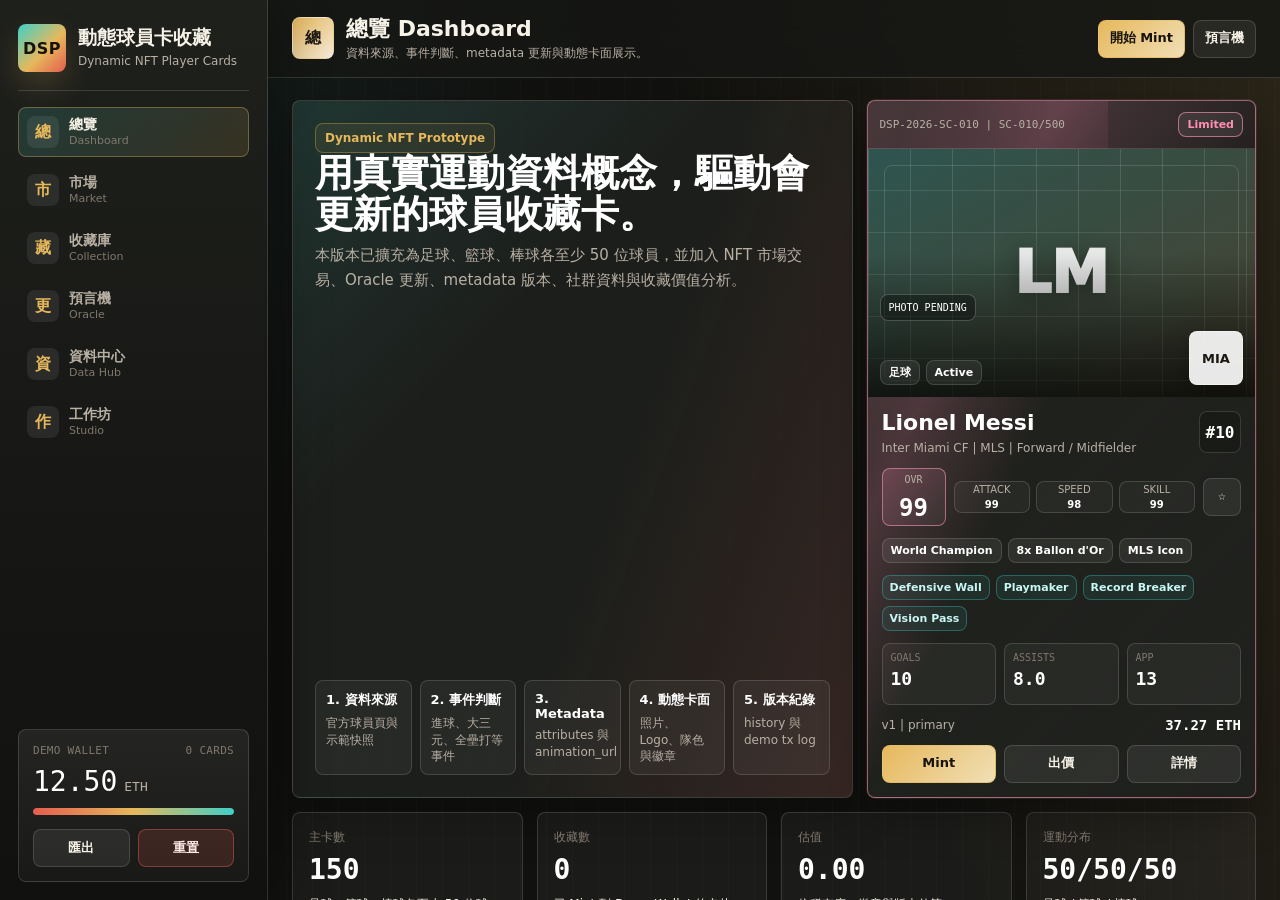
<file: index.html>
<!DOCTYPE html>
<html lang="zh-Hant">
<head>
  <meta charset="UTF-8" />
  <meta name="viewport" content="width=device-width, initial-scale=1.0" />
  <title>Dynamic Player Card Exchange v3</title>
  <link rel="stylesheet" href="./src/css/tokens.css">
  <link rel="stylesheet" href="./src/css/base.css">
  <link rel="stylesheet" href="./src/css/layout.css">
  <link rel="stylesheet" href="./src/css/components.css">
  <link rel="stylesheet" href="./src/css/cards.css">
  <link rel="stylesheet" href="./src/css/market.css">
  <link rel="stylesheet" href="./src/css/modal.css">
  <link rel="stylesheet" href="./src/css/animations.css">
  <link rel="stylesheet" href="./src/css/studio.css">
  <link rel="stylesheet" href="./src/css/responsive.css">
</head>
<body>
  <div class="app-shell">
    <aside class="sidebar">
      <div class="brand">
        <div class="brand-mark">DSP</div>
        <div>
          <h1>動態球員卡收藏</h1>
          <p>Dynamic NFT Player Cards</p>
        </div>
      </div>
      <nav class="nav" id="nav"></nav>
      <section class="wallet" aria-label="Demo Wallet">
        <div class="wallet-main">
          <div class="wallet-label"><span>DEMO WALLET</span><span id="collectionBadge">0 CARDS</span></div>
          <div class="wallet-value"><span id="walletBalance">12.50</span><small>ETH</small></div>
          <div class="meter"><span id="walletMeter"></span></div>
        </div>
        <div class="wallet-actions">
          <button class="btn" data-action="export-state" title="匯出資料">匯出</button>
          <button class="btn danger" data-action="reset-demo" title="重置 Demo">重置</button>
        </div>
      </section>
    </aside>

    <main class="main">
      <header class="topbar">
        <div class="page-title">
          <div class="page-seal" id="pageIcon">總</div>
          <div>
            <h2 id="pageTitle">總覽 Dashboard</h2>
            <p id="pageSubtitle">資料來源、事件判斷、metadata 更新與動態卡面展示。</p>
          </div>
        </div>
        <div class="top-actions" id="topActions"></div>
      </header>

      <div class="view-wrap">
        <section class="view active" id="view-dashboard"></section>
        <section class="view" id="view-market"></section>
        <section class="view" id="view-collection"></section>
        <section class="view" id="view-oracle"></section>
        <section class="view" id="view-datahub"></section>
        <section class="view" id="view-studio"></section>
      </div>
    </main>
  </div>

  <div class="modal" id="detailModal" role="dialog" aria-modal="true" aria-labelledby="modalTitle">
    <div class="modal-panel">
      <div class="modal-head">
        <h3 id="modalTitle">Card Detail</h3>
        <button class="icon-btn" data-action="close-modal" aria-label="關閉">X</button>
      </div>
      <div class="modal-body" id="modalBody"></div>
    </div>
  </div>

  <div class="toast" id="toast" role="status" aria-live="polite">
    <div class="toast-inner">
      <div class="toast-icon" id="toastIcon">OK</div>
      <div>
        <strong id="toastTitle">通知</strong>
        <span id="toastMsg">Message</span>
      </div>
    </div>
  </div>

  <script src="./src/js/utils.js"></script>
  <script src="./src/data/licenseNotes.js"></script>
  <script src="./src/data/sportsConfig.js"></script>
  <script src="./src/data/rarityConfig.js"></script>
  <script src="./src/js/config.js"></script>
  <script src="./src/data/playerSocialLinks.js"></script>
  <script src="./src/data/mlbPlayerIds.js"></script>
  <script src="./src/data/teamLogos.js"></script>
  <script src="./src/data/players.soccer.top100.js"></script>
  <script src="./src/data/players.basketball.top100.js"></script>
  <script src="./src/data/players.baseball.top100.js"></script>
  <script src="./src/data/marketSeeds.js"></script>
  <script src="./src/data/players.featured.js"></script>
  <script src="./src/data/playerProfiles.localized.js"></script>
  <script src="./src/data/animationPresets.js"></script>
  <script src="./src/js/imageResolver.js"></script>
  <script src="./src/js/i18n.js"></script>
  <script src="./src/js/animations.js"></script>
  <script src="./src/js/marketSimulator.js"></script>
  <script src="./src/js/store.js"></script>
  <script src="./src/js/valueModel.js"></script>
  <script src="./src/js/metadata.js"></script>
  <script src="./src/js/oracle.js"></script>
  <script src="./src/js/priceHistory.js"></script>
  <script src="./src/js/actions.js"></script>
  <script src="./src/js/ui/renderApp.js"></script>
  <script src="./src/js/ui/renderDashboard.js"></script>
  <script src="./src/js/ui/renderMarket.js"></script>
  <script src="./src/js/ui/renderCollection.js"></script>
  <script src="./src/js/ui/renderOracle.js"></script>
  <script src="./src/js/ui/renderDataHub.js"></script>
  <script src="./src/js/ui/renderStudio.js"></script>
  <script src="./src/js/ui/renderCard.js"></script>
  <script src="./src/js/ui/renderModal.js"></script>
  <script src="./src/js/studio.js"></script>
  <script src="./src/js/ui/renderToast.js"></script>
  <script src="./src/js/main.js"></script>
</body>
</html>
</file>
<file: src/css/tokens.css>
:root{
      --bg:#11110f;
      --bg-soft:#171815;
      --surface:#1f211d;
      --surface-2:#282a25;
      --surface-3:#303329;
      --ink:#f7f2e8;
      --muted:#b9b0a4;
      --dim:#80786d;
      --line:rgba(247,242,232,.15);
      --line-strong:rgba(247,242,232,.26);
      --gold:#e6b85c;
      --teal:#3fd0c9;
      --red:#e55d4f;
      --green:#78c66d;
      --blue:#6aa7ff;
      --violet:#b590ff;
      --paper:#f4ead9;
      --paper-ink:#201b15;
      --shadow:0 18px 46px rgba(0,0,0,.32);
      --radius:8px;
      --font-sans:"Noto Sans TC","Microsoft JhengHei","PingFang TC",system-ui,sans-serif;
      --font-mono:"Cascadia Code","SFMono-Regular",Consolas,monospace;
    }
</file>
<file: src/css/base.css>
*{box-sizing:border-box}
    html,body{height:100%}
    html{overflow-x:hidden}
    body{
      margin:0;
      color:var(--ink);
      background:
        linear-gradient(120deg, rgba(63,208,201,.11), transparent 34%),
        linear-gradient(250deg, rgba(230,184,92,.12), transparent 40%),
        repeating-linear-gradient(90deg, rgba(255,255,255,.018) 0 1px, transparent 1px 26px),
        var(--bg);
      font-family:var(--font-sans);
      overflow:hidden;
      overflow-x:hidden;
    }

    button,input,select,textarea{font:inherit}
    button{cursor:pointer}
    button:disabled{cursor:not-allowed;opacity:.55}
    a{color:inherit}
    img{display:block;max-width:100%}
</file>
<file: src/css/layout.css>
.app-shell{
      height:100vh;
      width:100%;
      max-width:100%;
      display:grid;
      grid-template-columns:268px minmax(0,1fr);
      isolation:isolate;
    }

    .sidebar{
      display:flex;
      flex-direction:column;
      min-height:0;
      min-width:0;
      padding:18px;
      background:
        linear-gradient(180deg, rgba(31,33,29,.98), rgba(17,17,15,.98)),
        repeating-linear-gradient(0deg, transparent 0 14px, rgba(255,255,255,.025) 14px 15px);
      border-right:1px solid var(--line);
      box-shadow:16px 0 44px rgba(0,0,0,.25);
      z-index:2;
    }

    .brand{
      display:grid;
      grid-template-columns:48px minmax(0,1fr);
      gap:12px;
      align-items:center;
      padding:6px 0 18px;
      border-bottom:1px solid var(--line);
    }

    .brand-mark{
      width:48px;
      height:48px;
      display:grid;
      place-items:center;
      border-radius:8px;
      color:#16120c;
      font-weight:900;
      letter-spacing:.5px;
      background:linear-gradient(135deg,var(--teal),var(--gold) 56%,var(--red));
      box-shadow:0 14px 30px rgba(230,184,92,.18);
    }

    .brand h1{
      margin:0;
      font-size:19px;
      line-height:1.15;
      letter-spacing:0;
    }
    .brand p{
      margin:4px 0 0;
      color:var(--muted);
      font-size:12px;
      line-height:1.35;
    }

    .nav{
      display:flex;
      flex-direction:column;
      gap:8px;
      min-width:0;
      padding:16px 0;
      overflow:auto;
    }

    .nav-btn{
      display:grid;
      grid-template-columns:32px minmax(0,1fr);
      align-items:center;
      gap:10px;
      width:100%;
      min-height:48px;
      color:var(--muted);
      background:transparent;
      border:1px solid transparent;
      border-radius:8px;
      padding:8px;
      text-align:left;
      transition:background .18s ease,border-color .18s ease,color .18s ease,transform .18s ease;
    }
    .nav-btn:hover{background:rgba(255,255,255,.055);color:var(--ink);transform:translateX(2px)}
    .nav-btn.active{
      color:var(--ink);
      background:linear-gradient(135deg, rgba(63,208,201,.16), rgba(230,184,92,.13));
      border-color:rgba(230,184,92,.36);
    }
    .nav-ico{
      width:32px;
      height:32px;
      display:grid;
      place-items:center;
      border-radius:8px;
      background:rgba(255,255,255,.08);
      color:var(--gold);
      font-weight:850;
    }
    .nav-btn strong{
      display:block;
      font-size:14px;
      line-height:1.1;
      overflow:hidden;
      text-overflow:ellipsis;
      white-space:nowrap;
    }
    .nav-btn small{
      display:block;
      margin-top:3px;
      color:var(--dim);
      font-size:11px;
      line-height:1.1;
    }

    .wallet{
      margin-top:auto;
      border:1px solid var(--line);
      border-radius:8px;
      background:linear-gradient(180deg, rgba(255,255,255,.075), rgba(255,255,255,.035));
      overflow:hidden;
    }
    .wallet-main{padding:14px}
    .wallet-label{
      display:flex;
      justify-content:space-between;
      gap:10px;
      color:var(--dim);
      font-family:var(--font-mono);
      font-size:11px;
      letter-spacing:.3px;
    }
    .wallet-value{
      display:flex;
      align-items:baseline;
      gap:7px;
      margin:8px 0 10px;
      font-family:var(--font-mono);
      font-size:28px;
      color:#fff;
    }
    .wallet-value small{font-size:13px;color:var(--muted)}
    .meter{
      height:7px;
      border-radius:999px;
      background:rgba(255,255,255,.12);
      overflow:hidden;
    }
    .meter span{
      display:block;
      height:100%;
      border-radius:999px;
      background:linear-gradient(90deg,var(--red),var(--gold),var(--teal));
    }
    .wallet-actions{
      display:grid;
      grid-template-columns:1fr 1fr;
      gap:8px;
      padding:0 14px 14px;
    }

    .main{
      display:flex;
      min-width:0;
      min-height:0;
      flex-direction:column;
    }

    .topbar{
      display:grid;
      grid-template-columns:minmax(0,1fr) auto;
      gap:18px;
      align-items:center;
      min-height:78px;
      padding:14px 24px;
      border-bottom:1px solid var(--line);
      background:rgba(23,24,21,.78);
      backdrop-filter:blur(16px);
      z-index:1;
    }
    .page-title{
      display:grid;
      grid-template-columns:42px minmax(0,1fr);
      gap:12px;
      align-items:center;
      min-width:0;
    }
    .page-seal{
      width:42px;
      height:42px;
      display:grid;
      place-items:center;
      border-radius:8px;
      color:var(--paper-ink);
      font-weight:900;
      background:linear-gradient(135deg,var(--gold),var(--paper));
      border:1px solid rgba(255,255,255,.18);
    }
    .page-title h2{
      margin:0;
      font-size:22px;
      line-height:1.16;
      letter-spacing:0;
      overflow:hidden;
      text-overflow:ellipsis;
      white-space:nowrap;
    }
    .page-title p{
      margin:4px 0 0;
      color:var(--muted);
      font-size:12px;
      line-height:1.35;
      overflow:hidden;
      text-overflow:ellipsis;
      white-space:nowrap;
    }

    .top-actions{
      display:flex;
      align-items:center;
      justify-content:flex-end;
      gap:8px;
      flex-wrap:wrap;
      min-width:0;
    }

    .view-wrap{
      flex:1;
      min-height:0;
      overflow:auto;
      padding:22px 24px 30px;
      width:100%;
      max-width:1760px;
      margin:0 auto;
    }
    .view{display:none}
    .view.active{display:block;animation:fadeIn .22s ease both}

    .grid{display:grid;gap:14px}
    .cols-2{grid-template-columns:repeat(2,minmax(0,1fr))}
    .cols-3{grid-template-columns:repeat(3,minmax(0,1fr))}
    .cols-4{grid-template-columns:repeat(4,minmax(0,1fr))}
    .align-start{align-items:start}
    .mt-14{margin-top:14px}
    .mt-18{margin-top:18px}
    .mb-0{margin-bottom:0}
</file>
<file: src/css/components.css>
.panel{
      border:1px solid var(--line);
      border-radius:8px;
      background:rgba(31,33,29,.88);
      box-shadow:var(--shadow);
    }
    .panel-pad{padding:18px}
    .panel h3,.panel h4{margin:0;color:#fff;letter-spacing:0}
    .panel h3{font-size:20px;line-height:1.2}
    .panel h4{font-size:15px;line-height:1.25}
    .panel p{margin:8px 0 0;color:var(--muted);font-size:13px;line-height:1.65}

    .hero-grid{
      display:grid;
      grid-template-columns:minmax(0,1.18fr) minmax(310px,.82fr);
      gap:14px;
      align-items:stretch;
    }
    .brief{
      display:grid;
      gap:18px;
      align-content:space-between;
      min-height:420px;
      padding:22px;
      background:
        linear-gradient(135deg, rgba(63,208,201,.13), transparent 34%),
        linear-gradient(290deg, rgba(229,93,79,.13), transparent 44%),
        rgba(31,33,29,.9);
    }
    .brief-kicker{
      display:inline-flex;
      width:max-content;
      max-width:100%;
      gap:8px;
      align-items:center;
      border:1px solid rgba(230,184,92,.34);
      border-radius:8px;
      padding:7px 9px;
      color:var(--gold);
      background:rgba(230,184,92,.08);
      font-size:12px;
      font-weight:800;
    }
    .brief h2{
      margin:0;
      max-width:780px;
      font-size:38px;
      line-height:1.08;
      letter-spacing:0;
      color:#fff;
    }
    .brief p{
      max-width:780px;
      font-size:15px;
    }
    .pipeline{
      display:grid;
      grid-template-columns:repeat(5,minmax(0,1fr));
      gap:8px;
    }
    .pipe-step{
      min-height:84px;
      padding:10px;
      border:1px solid var(--line);
      border-radius:8px;
      background:rgba(255,255,255,.05);
    }
    .pipe-step b{display:block;color:#fff;font-size:13px}
    .pipe-step span{display:block;margin-top:6px;color:var(--muted);font-size:12px;line-height:1.35}

    .stat-tile{
      min-height:118px;
      padding:16px;
      border:1px solid var(--line);
      border-radius:8px;
      background:rgba(255,255,255,.045);
    }
    .stat-tile span{display:block;color:var(--dim);font-size:12px}
    .stat-tile strong{
      display:block;
      margin-top:10px;
      color:#fff;
      font-family:var(--font-mono);
      font-size:28px;
      line-height:1;
      overflow-wrap:anywhere;
    }
    .stat-tile p{font-size:12px}

    .btn,.icon-btn,.field,.select,.search{
      min-height:38px;
      border:1px solid var(--line);
      border-radius:8px;
      background:rgba(255,255,255,.07);
      color:var(--ink);
      outline:none;
    }
    .btn,.icon-btn{
      display:inline-flex;
      align-items:center;
      justify-content:center;
      gap:7px;
      padding:8px 11px;
      font-size:13px;
      font-weight:800;
      line-height:1.15;
      transition:background .18s ease,border-color .18s ease,transform .18s ease,filter .18s ease;
    }
    .btn:hover,.icon-btn:hover{background:rgba(255,255,255,.12);border-color:var(--line-strong);transform:translateY(-1px)}
    .btn.primary{
      color:#16120c;
      border-color:rgba(230,184,92,.58);
      background:linear-gradient(135deg,var(--gold),#f1dfb6);
    }
    .btn.teal{
      color:#071312;
      border-color:rgba(63,208,201,.56);
      background:linear-gradient(135deg,var(--teal),#c9f1ef);
    }
    .btn.danger{
      color:#ffe9e6;
      border-color:rgba(229,93,79,.44);
      background:rgba(229,93,79,.16);
    }
    .icon-btn{
      width:38px;
      padding:0;
      font-family:var(--font-mono);
    }
    .field,.select,.search{
      width:100%;
      padding:8px 10px;
      font-size:13px;
      background:rgba(255,255,255,.08);
    }
    .field:focus,.select:focus,.search:focus{border-color:rgba(63,208,201,.72);box-shadow:0 0 0 3px rgba(63,208,201,.12)}
    .search{min-width:220px}
    .select{min-width:150px}

    .section-head{
      display:flex;
      justify-content:space-between;
      align-items:flex-end;
      gap:14px;
      margin-bottom:14px;
    }
    .section-head h3{margin:0;color:#fff;font-size:22px}
    .section-head p{max-width:760px;margin:6px 0 0;color:var(--muted);font-size:13px;line-height:1.6}
    .section-actions{display:flex;flex-wrap:wrap;gap:8px;justify-content:flex-end}

    .oracle-layout{
      display:grid;
      grid-template-columns:minmax(280px,370px) minmax(0,1fr);
      gap:14px;
      align-items:start;
    }
    .event-grid{
      display:grid;
      grid-template-columns:repeat(auto-fit,minmax(190px,1fr));
      gap:10px;
    }
    .event-btn{
      justify-content:flex-start;
      min-height:78px;
      padding:12px;
      text-align:left;
      background:rgba(255,255,255,.055);
    }
    .event-btn .event-icon{
      width:34px;
      height:34px;
      display:grid;
      place-items:center;
      flex:0 0 auto;
      border-radius:8px;
      background:rgba(230,184,92,.14);
      color:var(--gold);
      font-weight:900;
    }
    .event-btn strong{display:block;color:#fff;font-size:13px}
    .event-btn span{display:block;margin-top:5px;color:var(--muted);font-size:12px;line-height:1.35}

    .json-box{
      max-height:460px;
      overflow:auto;
      margin:0;
      padding:14px;
      border:1px solid var(--line);
      border-radius:8px;
      background:#0c0d0b;
      color:#d8f7e4;
      font-family:var(--font-mono);
      font-size:12px;
      line-height:1.55;
      white-space:pre-wrap;
      overflow-wrap:anywhere;
    }
    .timeline{
      display:grid;
      gap:8px;
      max-height:360px;
      overflow:auto;
      padding-right:4px;
    }
    .log-line{
      border:1px solid var(--line);
      border-radius:8px;
      padding:10px;
      background:rgba(255,255,255,.045);
      color:var(--muted);
      font-size:12px;
      line-height:1.5;
    }
    .log-line b{display:block;color:#fff;margin-bottom:3px}

    table{
      width:100%;
      border-collapse:collapse;
      overflow:hidden;
      border-radius:8px;
      font-size:13px;
    }
    th,td{
      padding:10px;
      border-bottom:1px solid var(--line);
      vertical-align:top;
      text-align:left;
      line-height:1.5;
    }
    th{color:#fff;background:rgba(255,255,255,.06)}
    td{color:var(--muted)}
    tr:last-child td{border-bottom:0}


    .empty{
      display:grid;
      place-items:center;
      min-height:260px;
      border:1px dashed var(--line-strong);
      border-radius:8px;
      color:var(--muted);
      text-align:center;
      padding:20px;
      background:rgba(255,255,255,.035);
    }
    .empty strong{display:block;color:#fff;font-size:18px;margin-bottom:8px}

    .toast{
      position:fixed;
      right:20px;
      bottom:20px;
      z-index:12;
      width:min(360px,calc(100vw - 40px));
      display:none;
      border:1px solid var(--line-strong);
      border-radius:8px;
      background:rgba(31,33,29,.96);
      box-shadow:0 18px 48px rgba(0,0,0,.42);
      overflow:hidden;
    }
    .toast.show{display:block;animation:fadeIn .18s ease both}
    .toast-inner{
      display:grid;
      grid-template-columns:36px minmax(0,1fr);
      gap:10px;
      padding:12px;
      align-items:center;
    }
    .toast-icon{
      width:36px;
      height:36px;
      display:grid;
      place-items:center;
      border-radius:8px;
      color:#15110c;
      background:linear-gradient(135deg,var(--gold),var(--teal));
      font-weight:900;
    }
    .toast strong{display:block;color:#fff;font-size:13px}
    .toast span{display:block;margin-top:3px;color:var(--muted);font-size:12px;line-height:1.45}

    .achievement-grid{display:grid;grid-template-columns:repeat(auto-fit,minmax(150px,1fr));gap:8px}
    .achievement{
      border:1px solid var(--line);
      border-radius:8px;
      padding:10px;
      background:rgba(255,255,255,.04);
      min-height:72px;
    }
    .achievement.done{border-color:rgba(230,184,92,.45);background:rgba(230,184,92,.09)}
    .achievement b{display:block;color:#fff;font-size:13px}
    .achievement span{display:block;margin-top:5px;color:var(--muted);font-size:12px;line-height:1.35}
</file>
<file: src/css/cards.css>
.card-grid{
      display:grid;
      grid-template-columns:repeat(auto-fill,minmax(270px,1fr));
      gap:14px;
    }

    .player-card{
      position:relative;
      min-width:0;
      overflow:hidden;
      border:1px solid var(--line);
      border:1px solid color-mix(in srgb, var(--rarity-color, var(--line-strong)) 45%, var(--line));
      border-radius:8px;
      background:var(--surface);
      background:
        linear-gradient(145deg, color-mix(in srgb, var(--team-a, #3fd0c9) 18%, transparent), transparent 38%),
        linear-gradient(315deg, color-mix(in srgb, var(--team-b, #e6b85c) 16%, transparent), transparent 48%),
        var(--surface);
      box-shadow:0 18px 44px rgba(0,0,0,.28);
      transition:transform .18s ease,border-color .18s ease,box-shadow .18s ease;
    }
    .player-card:hover{
      transform:translateY(-2px);
      border-color:var(--rarity-color, var(--gold));
      border-color:color-mix(in srgb, var(--rarity-color, var(--gold)) 65%, white 5%);
      box-shadow:0 22px 54px rgba(0,0,0,.36);
    }

    .card-topline{
      display:flex;
      justify-content:space-between;
      gap:10px;
      align-items:center;
      padding:11px 12px;
      min-height:46px;
      border-bottom:1px solid var(--line);
      background:rgba(0,0,0,.16);
    }
    .serial{
      color:var(--muted);
      font-family:var(--font-mono);
      font-size:11px;
      overflow:hidden;
      text-overflow:ellipsis;
      white-space:nowrap;
    }
    .rarity-pill,.status-pill,.badge,.source-pill{
      display:inline-flex;
      align-items:center;
      min-height:25px;
      max-width:100%;
      border:1px solid var(--line);
      border-radius:8px;
      padding:4px 8px;
      color:#fff;
      background:rgba(255,255,255,.07);
      font-size:11px;
      font-weight:800;
      line-height:1.2;
      overflow-wrap:anywhere;
    }
    .rarity-pill{border-color:var(--rarity-color,var(--gold));border-color:color-mix(in srgb, var(--rarity-color, var(--gold)) 55%, var(--line));color:var(--rarity-color,var(--gold))}
    .status-pill.warning{border-color:rgba(229,93,79,.48);color:#ffb1a8;background:rgba(229,93,79,.11)}
    .status-pill.special{border-color:rgba(120,198,109,.48);color:#bdf5b7;background:rgba(120,198,109,.11)}

    .media-frame{
      position:relative;
      height:248px;
      overflow:hidden;
      background:linear-gradient(150deg, rgba(63,208,201,.24), rgba(230,184,92,.18)), var(--surface-2);
      background:
        linear-gradient(150deg, color-mix(in srgb, var(--team-a,#3fd0c9) 42%, #20221e), color-mix(in srgb, var(--team-b,#e6b85c) 34%, #11110f)),
        var(--surface-2);
    }
    .media-frame::after{
      content:"";
      position:absolute;
      inset:auto 0 0 0;
      height:58%;
      background:linear-gradient(180deg, transparent, rgba(0,0,0,.72));
      pointer-events:none;
    }
    .media-frame img.player-img{
      width:100%;
      height:100%;
      object-fit:cover;
      object-position:center top;
      filter:saturate(1.08) contrast(1.03);
    }
    .media-frame.is-fallback img.player-img{display:none}
    .media-frame.is-fallback::before{
      content:"";
      position:absolute;
      inset:16px;
      border:1px solid rgba(255,255,255,.18);
      border-radius:8px;
      opacity:.75;
      pointer-events:none;
    }
    .media-soccer.is-fallback{
      background:
        linear-gradient(90deg, rgba(255,255,255,.12) 1px, transparent 1px),
        linear-gradient(0deg, rgba(255,255,255,.10) 1px, transparent 1px),
        linear-gradient(150deg, rgba(63,208,201,.26), rgba(230,184,92,.16)),
        var(--surface-2);
      background-size:42px 42px,42px 42px,auto,auto;
    }
    .media-basketball.is-fallback{
      background:
        radial-gradient(circle at 50% 50%, transparent 0 31%, rgba(255,255,255,.18) 32% 33%, transparent 34%),
        linear-gradient(90deg, transparent 49%, rgba(255,255,255,.14) 50%, transparent 51%),
        linear-gradient(150deg, rgba(230,184,92,.28), rgba(229,93,79,.18)),
        var(--surface-2);
    }
    .media-baseball.is-fallback{
      background:
        radial-gradient(circle at 20% 48%, transparent 0 34%, rgba(255,255,255,.18) 35% 36%, transparent 37%),
        radial-gradient(circle at 80% 52%, transparent 0 34%, rgba(255,255,255,.18) 35% 36%, transparent 37%),
        repeating-linear-gradient(58deg, transparent 0 18px, rgba(229,93,79,.22) 18px 20px, transparent 20px 30px),
        linear-gradient(150deg, rgba(229,93,79,.25), rgba(230,184,92,.17)),
        var(--surface-2);
    }
    .fallback-initials{
      position:absolute;
      inset:0;
      display:grid;
      place-items:center;
      color:rgba(255,255,255,.88);
      font-weight:950;
      font-size:58px;
      letter-spacing:0;
      text-shadow:0 4px 22px rgba(0,0,0,.36);
    }
    .media-frame:not(.is-fallback) .fallback-initials{display:none}
    .fallback-note{
      position:absolute;
      left:12px;
      bottom:76px;
      z-index:2;
      max-width:calc(100% - 92px);
      display:none;
      border:1px solid rgba(255,255,255,.22);
      border-radius:8px;
      padding:6px 8px;
      background:rgba(0,0,0,.34);
      color:#fff;
      font-family:var(--font-mono);
      font-size:10px;
      line-height:1.35;
      overflow-wrap:anywhere;
    }
    .media-frame.is-fallback .fallback-note{display:block}
    .team-logo{
      position:absolute;
      right:12px;
      bottom:12px;
      width:54px;
      height:54px;
      z-index:2;
      display:grid;
      place-items:center;
      border:1px solid rgba(255,255,255,.38);
      border-radius:8px;
      background:rgba(255,255,255,.9);
      box-shadow:0 10px 26px rgba(0,0,0,.28);
      overflow:hidden;
    }
    .team-logo img{
      width:42px;
      height:42px;
      object-fit:contain;
    }
    .team-logo.logo-failed::before{
      content:attr(data-code);
      color:#1c1710;
      font-weight:900;
      font-size:13px;
    }
    .media-label{
      position:absolute;
      left:12px;
      bottom:12px;
      z-index:2;
      display:flex;
      flex-wrap:wrap;
      gap:6px;
      max-width:calc(100% - 82px);
    }

    .card-body{
      display:grid;
      gap:12px;
      padding:14px;
    }
    .name-row{
      display:grid;
      grid-template-columns:minmax(0,1fr) auto;
      align-items:start;
      gap:10px;
    }
    .player-name{
      margin:0;
      color:#fff;
      font-size:22px;
      line-height:1.08;
      letter-spacing:0;
      overflow-wrap:anywhere;
    }
    .team-line{
      margin:5px 0 0;
      color:var(--muted);
      font-size:12px;
      line-height:1.35;
    }
    .number-chip{
      min-width:42px;
      height:42px;
      display:grid;
      place-items:center;
      border:1px solid var(--line);
      border-radius:8px;
      color:#fff;
      background:rgba(0,0,0,.18);
      font-family:var(--font-mono);
      font-weight:900;
    }
    .badge-row{display:flex;flex-wrap:wrap;gap:6px}
    .stats{
      display:grid;
      grid-template-columns:repeat(3,minmax(0,1fr));
      gap:8px;
    }
    .stat-box{
      min-height:62px;
      border:1px solid var(--line);
      border-radius:8px;
      padding:8px;
      background:rgba(255,255,255,.045);
    }
    .stat-box span{
      display:block;
      color:var(--dim);
      font-size:10px;
      font-family:var(--font-mono);
      line-height:1.1;
      text-transform:uppercase;
    }
    .stat-box b{
      display:block;
      margin-top:7px;
      color:#fff;
      font-size:18px;
      line-height:1;
      font-family:var(--font-mono);
      overflow-wrap:anywhere;
    }
    .value-row{
      display:flex;
      justify-content:space-between;
      gap:10px;
      align-items:center;
      color:var(--muted);
      font-size:12px;
    }
    .value-row b{
      color:#fff;
      font-family:var(--font-mono);
      font-size:14px;
    }
    .card-actions{
      display:grid;
      grid-template-columns:1fr 1fr;
      gap:8px;
    }
    .card-actions.three{grid-template-columns:1fr 1fr 1fr}

    .ability-head{
      display:grid;
      grid-template-columns:64px minmax(0,1fr) 38px;
      gap:8px;
      align-items:center;
    }
    .ovr{
      min-height:58px;
      border:1px solid var(--line);
      border:1px solid color-mix(in srgb, var(--rarity-color, var(--gold)) 48%, var(--line));
      border-radius:8px;
      display:grid;
      place-items:center;
      background:rgba(255,255,255,.045);
      background:linear-gradient(135deg, color-mix(in srgb, var(--rarity-color, var(--gold)) 18%, transparent), rgba(255,255,255,.045));
    }
    .ovr span{font-size:10px;color:var(--muted);font-family:var(--font-mono)}
    .ovr b{font-size:24px;line-height:1;color:#fff;font-family:var(--font-mono)}
    .ability-mini{
      display:grid;
      grid-template-columns:repeat(3,minmax(0,1fr));
      gap:6px;
    }
    .ability-mini span{
      min-height:32px;
      border:1px solid var(--line);
      border-radius:8px;
      display:grid;
      place-items:center;
      color:var(--muted);
      font-size:10px;
      background:rgba(255,255,255,.04);
    }
    .ability-mini b{color:#fff}
    .watch-btn.active{color:#17110a;background:linear-gradient(135deg,var(--gold),#fff2c7)}
    .skill-row{display:flex;flex-wrap:wrap;gap:6px}
    .skill-row span{
      border:1px solid rgba(63,208,201,.34);
      border-radius:8px;
      padding:5px 7px;
      color:#c9f7f5;
      background:rgba(63,208,201,.08);
      font-size:11px;
      font-weight:800;
    }
    .player-card{box-shadow:0 18px 44px rgba(0,0,0,.28),0 0 0 1px rgba(230,184,92,.12);box-shadow:0 18px 44px rgba(0,0,0,.28),0 0 0 1px color-mix(in srgb, var(--rarity-color, var(--gold)) 12%, transparent)}
    .player-card::before{
      content:"";
      position:absolute;
      inset:0;
      pointer-events:none;
      background:radial-gradient(circle at 50% 0, rgba(230,184,92,.16), transparent 34%);
      background:radial-gradient(circle at 50% 0, color-mix(in srgb, var(--rarity-color, var(--gold)) 20%, transparent), transparent 34%);
      opacity:.75;
      z-index:0;
    }
    .player-card > *{position:relative;z-index:1}
</file>
<file: src/css/market.css>
#filterSport,
#filterLeague,
#filterRarity,
#filterEra,
#sortBy,
#languageMode{
      color-scheme: dark;
}

#filterSport,
#filterLeague,
#filterRarity,
#filterEra,
#sortBy,
#languageMode{
      background-color:rgba(17,19,15,.96);
      color:#f7f2e8;
      border-color:rgba(230,184,92,.28);
}

#filterSport:focus,
#filterLeague:focus,
#filterRarity:focus,
#filterEra:focus,
#sortBy:focus,
#languageMode:focus{
      color:#fff;
      border-color:rgba(63,208,201,.76);
      box-shadow:0 0 0 3px rgba(63,208,201,.14);
}

#filterSport option,
#filterLeague option,
#filterRarity option,
#filterEra option,
#sortBy option,
#languageMode option{
      background-color:#11130f;
      color:#f7f2e8;
}

#filterSport option:hover,
#filterLeague option:hover,
#filterRarity option:hover,
#filterEra option:hover,
#sortBy option:hover,
#languageMode option:hover,
#filterSport option:focus,
#filterLeague option:focus,
#filterRarity option:focus,
#filterEra option:focus,
#sortBy option:focus,
#languageMode option:focus{
      background-color:#203f39;
      color:#fff;
}

#filterSport option:checked,
#filterLeague option:checked,
#filterRarity option:checked,
#filterEra option:checked,
#sortBy option:checked,
#languageMode option:checked,
#filterSport option:active,
#filterLeague option:active,
#filterRarity option:active,
#filterEra option:active,
#sortBy option:active,
#languageMode option:active{
      background-color:#1d3a34;
      color:#fff;
}

.topbar:has(#filterSport){
      grid-template-columns:minmax(360px,.72fr) minmax(0,1.28fr);
      align-items:start;
}

.topbar:has(#filterSport) .page-title{
      align-self:start;
      min-width:0;
}

.topbar:has(#filterSport) .page-title > div{
      min-width:0;
}

.topbar:has(#filterSport) .page-seal{
      position:relative;
      z-index:0;
      overflow:hidden;
      flex:0 0 42px;
}

.topbar:has(#filterSport) #pageTitle{
      overflow:visible;
      text-overflow:clip;
      white-space:normal;
}

.topbar:has(#filterSport) .top-actions{
      width:100%;
      min-width:0;
      justify-content:flex-end;
}

@media (max-width:740px){
      .topbar:has(#filterSport){
        grid-template-columns:1fr;
      }

      .topbar:has(#filterSport) .top-actions{
        justify-content:flex-start;
      }
}

.exchange-strip{
      display:grid;
      grid-template-columns:repeat(4,minmax(0,1fr));
      gap:10px;
    }
    .exchange-strip article,.valuation-grid div,.diff-table div{
      border:1px solid var(--line);
      border-radius:8px;
      padding:12px;
      background:rgba(255,255,255,.045);
      min-width:0;
    }
    .exchange-strip span,.valuation-grid span,.diff-table span{display:block;color:var(--dim);font-size:11px;font-family:var(--font-mono)}
    .exchange-strip b,.valuation-grid b,.diff-table b{display:block;margin-top:6px;color:#fff;line-height:1.25;overflow-wrap:anywhere}
    .exchange-strip small{display:block;margin-top:5px;color:var(--muted);font-size:11px;line-height:1.35}
    .load-row{display:flex;justify-content:center;margin-top:16px}

    .mini-rank{min-height:100%}
    .rank-list{display:grid;gap:8px}
    .rank-row{
      width:100%;
      display:grid;
      grid-template-columns:28px minmax(0,1fr) auto;
      gap:8px;
      align-items:center;
      border:1px solid var(--line);
      border-radius:8px;
      padding:8px;
      text-align:left;
      color:var(--ink);
      background:rgba(255,255,255,.045);
    }
    .rank-row:hover{border-color:var(--line-strong);background:rgba(255,255,255,.08)}
    .rank-row b{display:grid;place-items:center;width:28px;height:28px;border-radius:8px;color:#17110a;background:var(--gold);font-family:var(--font-mono)}
    .rank-row span{min-width:0;color:#fff;font-weight:800;overflow:hidden;text-overflow:ellipsis;white-space:nowrap}
    .rank-row small{display:block;color:var(--muted);font-weight:500;font-size:11px;overflow:hidden;text-overflow:ellipsis;white-space:nowrap}
    .rank-row strong{color:var(--gold);font-family:var(--font-mono);font-size:12px}

    .listing-panel{
      display:grid;
      grid-template-columns:minmax(0,1fr) minmax(120px,160px) auto;
      gap:10px;
      align-items:center;
      border:1px solid rgba(230,184,92,.3);
      border-radius:8px;
      padding:12px;
      background:rgba(230,184,92,.07);
    }
    .listing-panel b{display:block;color:#fff;font-size:13px}
    .listing-panel span{display:block;margin-top:4px;color:var(--muted);font-size:12px;line-height:1.4}
    .listing-price{min-height:40px}
</file>
<file: src/css/modal.css>
.modal{
      position:fixed;
      inset:0;
      z-index:10;
      display:none;
      place-items:center;
      padding:20px;
      background:rgba(0,0,0,.62);
    }
    .modal.open{display:grid}
    .modal-panel{
      position:relative;
      width:min(1040px,100%);
      max-height:min(88vh,900px);
      overflow:hidden;
      display:flex;
      flex-direction:column;
      border:1px solid var(--line-strong);
      border-radius:8px;
      background:var(--bg-soft);
      box-shadow:0 30px 80px rgba(0,0,0,.48);
    }
    .modal-head{
      display:flex;
      justify-content:space-between;
      gap:12px;
      align-items:center;
      padding:14px 16px;
      border-bottom:1px solid var(--line);
    }
    .modal-head h3{
      margin:0;
      color:#fff;
      font-size:18px;
      overflow-wrap:anywhere;
    }
    .modal-body{
      overflow:auto;
      padding:16px;
    }
    .detail-grid{
      display:grid;
      grid-template-columns:minmax(270px,330px) minmax(0,1fr);
      gap:14px;
      align-items:start;
    }
    .kv-grid{
      display:grid;
      grid-template-columns:repeat(2,minmax(0,1fr));
      gap:8px;
    }
    .kv{
      min-height:62px;
      border:1px solid var(--line);
      border-radius:8px;
      padding:9px;
      background:rgba(255,255,255,.045);
    }
    .kv span{
      display:block;
      color:var(--dim);
      font-family:var(--font-mono);
      font-size:10px;
      text-transform:uppercase;
    }
    .kv b{
      display:block;
      margin-top:6px;
      color:#fff;
      font-size:13px;
      line-height:1.35;
      overflow-wrap:anywhere;
    }


    .chain-flow{
      display:grid;
      grid-template-columns:repeat(4,minmax(0,1fr));
      gap:8px;
    }
    .chain-flow.long{grid-template-columns:repeat(5,minmax(0,1fr))}
    .flow-step{
      min-height:74px;
      display:grid;
      grid-template-columns:30px minmax(0,1fr);
      gap:8px;
      align-items:center;
      border:1px solid var(--line);
      border-radius:8px;
      padding:9px;
      background:rgba(255,255,255,.04);
    }
    .flow-step.active{border-color:rgba(63,208,201,.38);background:rgba(63,208,201,.07)}
    .flow-step b{display:grid;place-items:center;width:30px;height:30px;border-radius:8px;background:rgba(230,184,92,.16);color:var(--gold);font-family:var(--font-mono)}
    .flow-step span{color:#fff;font-size:12px;line-height:1.35}
    .json-box.compact{max-height:260px}
    .diff-table{display:grid;gap:8px}

    .story-text{white-space:pre-line}
    .clean-list{margin:10px 0 0;padding-left:18px;color:var(--muted);font-size:13px;line-height:1.6}
    .ability-bars{display:grid;gap:9px}
    .bar-row{
      position:relative;
      display:grid;
      grid-template-columns:96px 42px minmax(0,1fr);
      gap:8px;
      align-items:center;
      min-height:30px;
      overflow:hidden;
    }
    .bar-row span{color:var(--muted);font-size:12px;text-transform:uppercase}
    .bar-row b{color:#fff;font-family:var(--font-mono)}
    .bar-row i{
      display:block;
      height:9px;
      border-radius:999px;
      background:linear-gradient(90deg,var(--teal),var(--gold));
    }
    .valuation-grid{display:grid;grid-template-columns:repeat(4,minmax(0,1fr));gap:8px}
    .compact-head{gap:10px}
    .language-tools{
      display:flex;
      flex-wrap:wrap;
      gap:8px;
      justify-content:flex-end;
    }

    .social-grid{display:grid;gap:8px}
    .social-note{
      grid-column:1/-1;
      border:1px solid rgba(230,184,92,.28);
      border-radius:8px;
      padding:10px;
      background:rgba(230,184,92,.07);
      color:var(--muted);
      font-size:12px;
      line-height:1.55;
    }
    .social-source{
      display:grid;
      grid-template-columns:minmax(0,1fr) auto;
      gap:10px;
      align-items:center;
      border:1px solid var(--line);
      border-radius:8px;
      padding:10px;
      background:rgba(255,255,255,.04);
      min-width:0;
    }
    .social-source b{display:block;color:#fff;font-size:13px}
    .social-source span,.social-source small{
      display:block;
      margin-top:4px;
      color:var(--muted);
      font-size:12px;
      line-height:1.35;
      overflow-wrap:anywhere;
    }
    .social-actions{
      display:flex;
      flex-wrap:wrap;
      justify-content:flex-end;
      gap:8px;
      min-width:0;
    }
    .social-actions .btn,.social-actions .social-link{min-height:38px}
    .social-link{
      min-height:38px;
      display:inline-flex;
      align-items:center;
      border:1px solid rgba(63,208,201,.34);
      border-radius:8px;
      padding:8px 10px;
      color:#d8fffd;
      text-decoration:none;
      background:rgba(63,208,201,.08);
      font-size:13px;
      font-weight:800;
    }
    .social-link:hover{background:rgba(63,208,201,.15);border-color:rgba(63,208,201,.58)}
    .source-list{display:grid;gap:8px}
    .source-list div{border:1px solid var(--line);border-radius:8px;padding:10px;background:rgba(255,255,255,.04)}
    .source-list b{display:block;color:#fff;font-size:13px}
    .source-list span,.source-list a{display:block;margin-top:5px;color:var(--muted);font-size:12px;line-height:1.45;overflow-wrap:anywhere}
    .source-list a{color:#c9f7f5;text-decoration:none}
</file>
<file: src/css/animations.css>
@keyframes fadeIn{from{opacity:0;transform:translateY(6px)}to{opacity:1;transform:translateY(0)}}

    .player-card.effect-goal,.player-card.effect-homer,.player-card.effect-award{
      animation:pulseGlow 1.1s ease both;
    }
    .player-card.anim-live{
      animation:cardFloat 7s ease-in-out infinite;
    }
    .player-card.anim-live::after{
      content:"";
      position:absolute;
      inset:-1px;
      pointer-events:none;
      z-index:0;
      opacity:.34;
      background:
        linear-gradient(115deg, transparent 0 28%, color-mix(in srgb, var(--rarity-color, var(--gold)) 32%, transparent) 48%, transparent 66%),
        radial-gradient(circle at 16% 18%, color-mix(in srgb, var(--rarity-color, var(--gold)) 26%, transparent), transparent 34%);
      transform:translateX(-38%);
      animation:raritySweep 5.8s ease-in-out infinite;
    }
    .player-card.rarity-common.anim-live::after{opacity:.12;animation-duration:8s}
    .player-card.rarity-uncommon.anim-live::after{opacity:.18;animation-duration:7.2s}
    .player-card.rarity-rare.anim-live::after{opacity:.28}
    .player-card.rarity-superRare.anim-live::after{opacity:.34}
    .player-card.rarity-epic.anim-live::after{opacity:.45;background:
      radial-gradient(circle at 20% 20%, rgba(181,144,255,.34), transparent 18%),
      radial-gradient(circle at 82% 38%, rgba(63,208,201,.24), transparent 20%),
      linear-gradient(115deg, transparent 0 30%, rgba(181,144,255,.26) 48%, transparent 68%)}
    .player-card.rarity-legendary.anim-live::after{opacity:.52;background:
      radial-gradient(circle at 50% 0, rgba(230,184,92,.34), transparent 34%),
      linear-gradient(115deg, transparent 0 24%, rgba(255,231,160,.32) 48%, transparent 70%)}
    .player-card.rarity-mythic.anim-live::after,.player-card.rarity-limited.anim-live::after,.player-card.rarity-oneOfOne.anim-live::after{opacity:.62;animation-duration:4.6s}
    .player-card.rarity-oneOfOne.anim-live::after{
      background:linear-gradient(115deg, transparent 0 20%, rgba(63,208,201,.24), rgba(230,184,92,.34), rgba(181,144,255,.28), transparent 72%);
    }
    @keyframes pulseGlow{
      0%{box-shadow:0 0 0 rgba(230,184,92,0)}
      34%{box-shadow:0 0 0 4px rgba(230,184,92,.28),0 22px 64px rgba(0,0,0,.42);box-shadow:0 0 0 4px color-mix(in srgb, var(--rarity-color, var(--gold)) 45%, transparent),0 22px 64px rgba(0,0,0,.42)}
      100%{box-shadow:0 18px 44px rgba(0,0,0,.28)}
    }
    @keyframes raritySweep{
      0%,100%{transform:translateX(-42%) skewX(-8deg)}
      50%{transform:translateX(42%) skewX(-8deg)}
    }
    @keyframes cardFloat{
      0%,100%{transform:translateY(0)}
      50%{transform:translateY(-3px)}
    }
    body.animations-off .player-card,
    body.animations-off .player-card::before,
    body.animations-off .player-card::after{
      animation:none!important;
    }


    .intro-overlay{
      position:absolute;
      inset:58px 0 0;
      z-index:6;
      display:none;
      place-items:center;
      padding:18px;
      background:radial-gradient(circle at 50% 35%, rgba(0,0,0,.42), rgba(17,17,15,.92) 68%);
      overflow:hidden;
    }
    .modal.intro-playing .intro-overlay{display:grid}
    .intro-card{
      position:relative;
      width:min(560px,100%);
      min-height:300px;
      display:grid;
      align-content:center;
      gap:12px;
      border:1px solid rgba(230,184,92,.48);
      border:1px solid color-mix(in srgb, var(--intro-a, var(--gold)) 54%, var(--line));
      border-radius:8px;
      padding:24px;
      text-align:center;
      background:radial-gradient(circle at 30% 18%, rgba(230,184,92,.18), transparent 36%), rgba(31,33,29,.92);
      background:
        radial-gradient(circle at 30% 18%, color-mix(in srgb, var(--intro-a, var(--gold)) 24%, transparent), transparent 36%),
        radial-gradient(circle at 70% 72%, color-mix(in srgb, var(--intro-b, var(--teal)) 22%, transparent), transparent 40%),
        rgba(31,33,29,.92);
      box-shadow:0 28px 80px rgba(0,0,0,.45);
      overflow:hidden;
      animation:introRise .44s ease both;
    }
    .intro-card h3{margin:0;color:#fff;font-size:30px;letter-spacing:0}
    .intro-card p{margin:0 auto;max-width:420px;color:var(--muted);line-height:1.55}
    .intro-kicker{color:var(--gold);font-family:var(--font-mono);font-size:11px;text-transform:uppercase}
    .intro-motifs{display:flex;flex-wrap:wrap;gap:8px;justify-content:center}
    .intro-motifs span{border:1px solid rgba(255,255,255,.18);border-radius:8px;padding:6px 8px;background:rgba(255,255,255,.06);font-size:12px;color:#fff}
    .intro-lines{
      position:absolute;
      inset:0;
      pointer-events:none;
      background:linear-gradient(105deg, transparent 0 28%, rgba(230,184,92,.24) 48%, transparent 64%);
      background:
        linear-gradient(105deg, transparent 0 28%, color-mix(in srgb, var(--intro-a, var(--gold)) 30%, transparent) 48%, transparent 64%),
        repeating-linear-gradient(90deg, transparent 0 34px, color-mix(in srgb, var(--intro-b, var(--teal)) 18%, transparent) 34px 35px);
      opacity:.42;
      animation:introSweep 1.8s ease-in-out infinite;
    }
    .intro-card > *:not(.intro-lines){position:relative;z-index:1}
    @keyframes introRise{from{opacity:0;transform:translateY(16px) scale(.98)}to{opacity:1;transform:translateY(0) scale(1)}}
    @keyframes introSweep{0%{transform:translateX(-34%)}50%{transform:translateX(22%)}100%{transform:translateX(48%)}}

    @media (prefers-reduced-motion: reduce){
      .player-card,.player-card::before,.player-card::after,.intro-card,.intro-lines{
        animation:none!important;
      }
    }
</file>
<file: src/css/studio.css>
.form-grid{
      display:grid;
      grid-template-columns:repeat(2,minmax(0,1fr));
      gap:12px;
    }
    .form-field label{
      display:block;
      margin-bottom:6px;
      color:var(--muted);
      font-size:12px;
      font-weight:800;
    }

    .notice{
      border:1px solid rgba(230,184,92,.34);
      border-radius:8px;
      padding:12px;
      background:rgba(230,184,92,.08);
      color:#f5dfad;
      font-size:13px;
      line-height:1.65;
    }
</file>
<file: src/css/responsive.css>
@media (max-width:1080px){
      .app-shell{grid-template-columns:1fr}
      .sidebar{
        position:relative;
        height:auto;
        min-height:0;
        padding:12px 14px;
        border-right:0;
        border-bottom:1px solid var(--line);
      }
      .brand{grid-template-columns:40px 1fr;padding:0 0 10px}
      .brand-mark{width:40px;height:40px}
      .nav{flex-direction:row;padding:10px 0;overflow:auto}
      .nav{width:100%;max-width:100%;overflow-x:auto;overflow-y:hidden;contain:inline-size}
      .nav-btn{min-width:132px}
      .sidebar{overflow-x:hidden}
      .wallet{display:none}
      body{overflow:auto}
      .app-shell{height:auto;min-height:100vh}
      .sidebar,.main,.topbar,.view-wrap{width:100%;max-width:100%;min-width:0}
      .main{min-height:0}
      .view-wrap{overflow:visible}
      .topbar{position:sticky;top:0}
      .hero-grid,.oracle-layout,.detail-grid{grid-template-columns:1fr}
      .brief{min-height:auto}
      .pipeline{grid-template-columns:repeat(2,minmax(0,1fr))}
      .exchange-strip{grid-template-columns:repeat(2,minmax(0,1fr))}
      .chain-flow,.chain-flow.long{grid-template-columns:repeat(2,minmax(0,1fr))}
      .valuation-grid{grid-template-columns:repeat(2,minmax(0,1fr))}
    }

    @media (max-width:740px){
      .topbar{
        grid-template-columns:1fr;
        align-items:start;
        padding:13px 14px;
      }
      .top-actions{justify-content:flex-start}
      .view-wrap{padding:16px 14px 24px}
      .brief h2{font-size:28px}
      .cols-2,.cols-3,.cols-4,.form-grid,.kv-grid,.exchange-strip,.valuation-grid{grid-template-columns:1fr}
      .card-grid{grid-template-columns:1fr}
      .pipeline,.chain-flow,.chain-flow.long{grid-template-columns:1fr}
      .section-head{display:grid;align-items:start}
      .section-actions{justify-content:flex-start}
      .search,.select{min-width:0}
      .stats{grid-template-columns:repeat(3,minmax(0,1fr))}
      .card-actions,.card-actions.three{grid-template-columns:1fr}
      .ability-head{grid-template-columns:58px minmax(0,1fr) 38px}
      .ability-mini{grid-template-columns:1fr}
      .social-source{grid-template-columns:1fr}
      .social-actions{justify-content:flex-start}
      .social-actions .btn,.social-actions .social-link{width:100%;justify-content:center}
      .language-tools{justify-content:flex-start}
      .language-tools .btn{min-height:38px;flex:1 1 88px}
      .listing-panel{grid-template-columns:1fr}
      .listing-panel .btn{width:100%}
      .intro-overlay{inset:56px 0 0;padding:12px}
      .intro-card{min-height:260px;padding:18px}
      .intro-card h3{font-size:24px}
      .modal{padding:0}
      .modal-panel{width:100%;height:100%;max-height:100vh;border-radius:0}
      table{display:block;overflow-x:auto;white-space:nowrap}
      .bar-row{grid-template-columns:82px 38px minmax(0,1fr)}
    }
</file>
